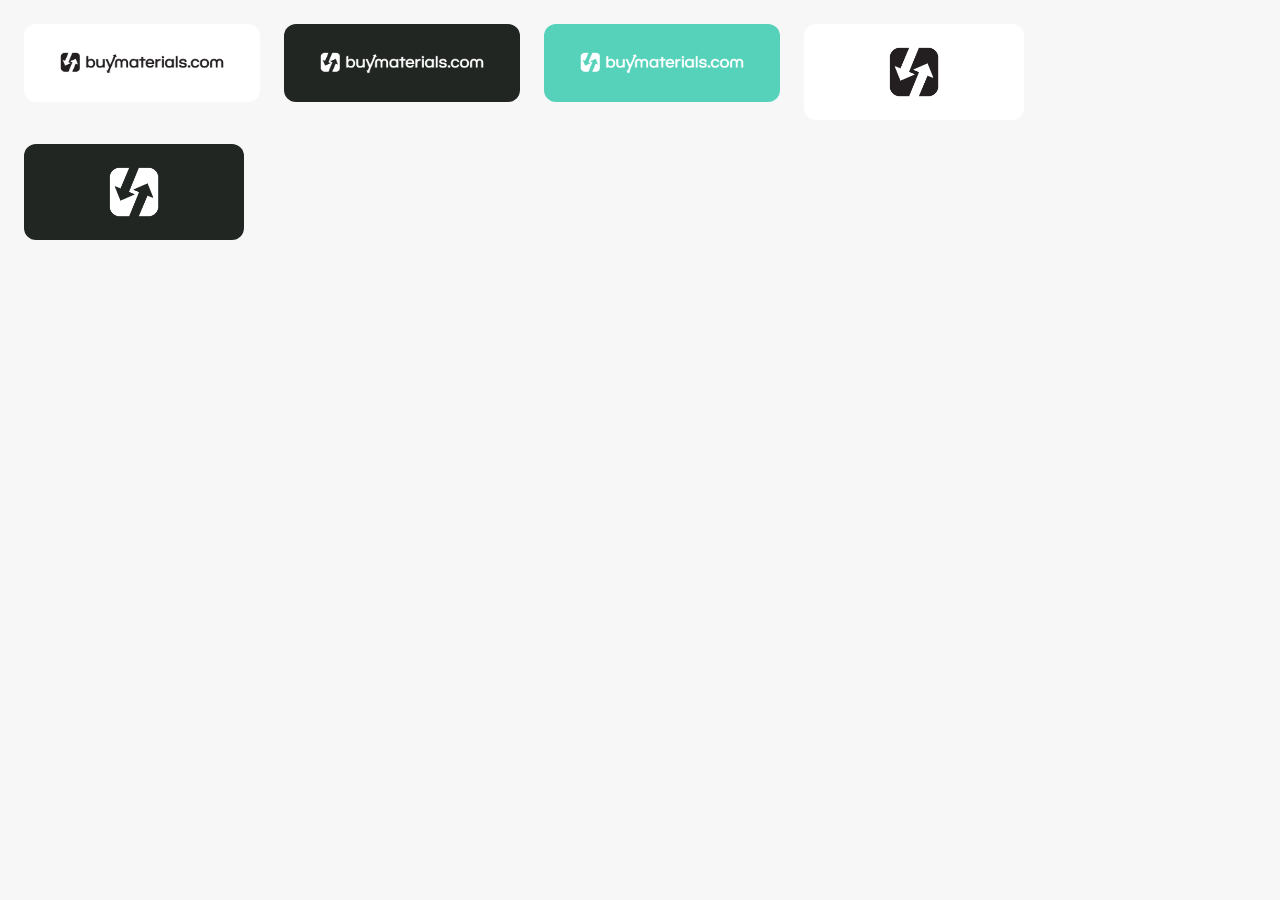
<file: preview/brand-logo.html>
<!DOCTYPE html>
<html><head>
<style>
@font-face { font-family: 'Poppins'; src: url('../fonts/Poppins-Regular.ttf') format('truetype'); font-weight: 400; font-style: normal; }
@font-face { font-family: 'Poppins'; src: url('../fonts/Poppins-Medium.ttf') format('truetype'); font-weight: 500; font-style: normal; }
@font-face { font-family: 'Poppins'; src: url('../fonts/Poppins-SemiBold.ttf') format('truetype'); font-weight: 600; font-style: normal; }
@font-face { font-family: 'Poppins'; src: url('../fonts/Poppins-Bold.ttf') format('truetype'); font-weight: 700; font-style: normal; }
</style><meta charset="utf-8">

<style>
  * { margin: 0; padding: 0; box-sizing: border-box; }
  body { font-family: 'Poppins', sans-serif; background: #F7F7F7; padding: 24px; display: flex; gap: 24px; align-items: flex-start; flex-wrap: wrap; }
  .logo-block { background: #fff; border-radius: 12px; padding: 20px 28px; display: flex; align-items: center; justify-content: center; min-width: 220px; }
  .logo-block.dark { background: #212623; }
  .logo-block.mint { background: #56D2BA; }
  img { max-width: 180px; max-height: 40px; object-fit: contain; }
  .mark { max-width: 56px; max-height: 56px; }
</style>
</head><body>
  <div class="logo-block">
    <img src="../assets/logo-full.png" alt="BuyMaterials full logo" />
  </div>
  <div class="logo-block dark">
    <img src="../assets/logo-full.png" alt="BuyMaterials logo dark bg" style="filter: invert(1) brightness(2);" />
  </div>
  <div class="logo-block mint">
    <img src="../assets/logo-full.png" alt="BuyMaterials logo mint bg" style="filter: invert(1) brightness(2);" />
  </div>
  <div class="logo-block">
    <img class="mark" src="../assets/logo-mark.png" alt="BuyMaterials mark" />
  </div>
  <div class="logo-block dark">
    <img class="mark" src="../assets/logo-mark.png" alt="BuyMaterials mark dark" style="filter: invert(1) brightness(2);" />
  </div>
</body></html>
</file>
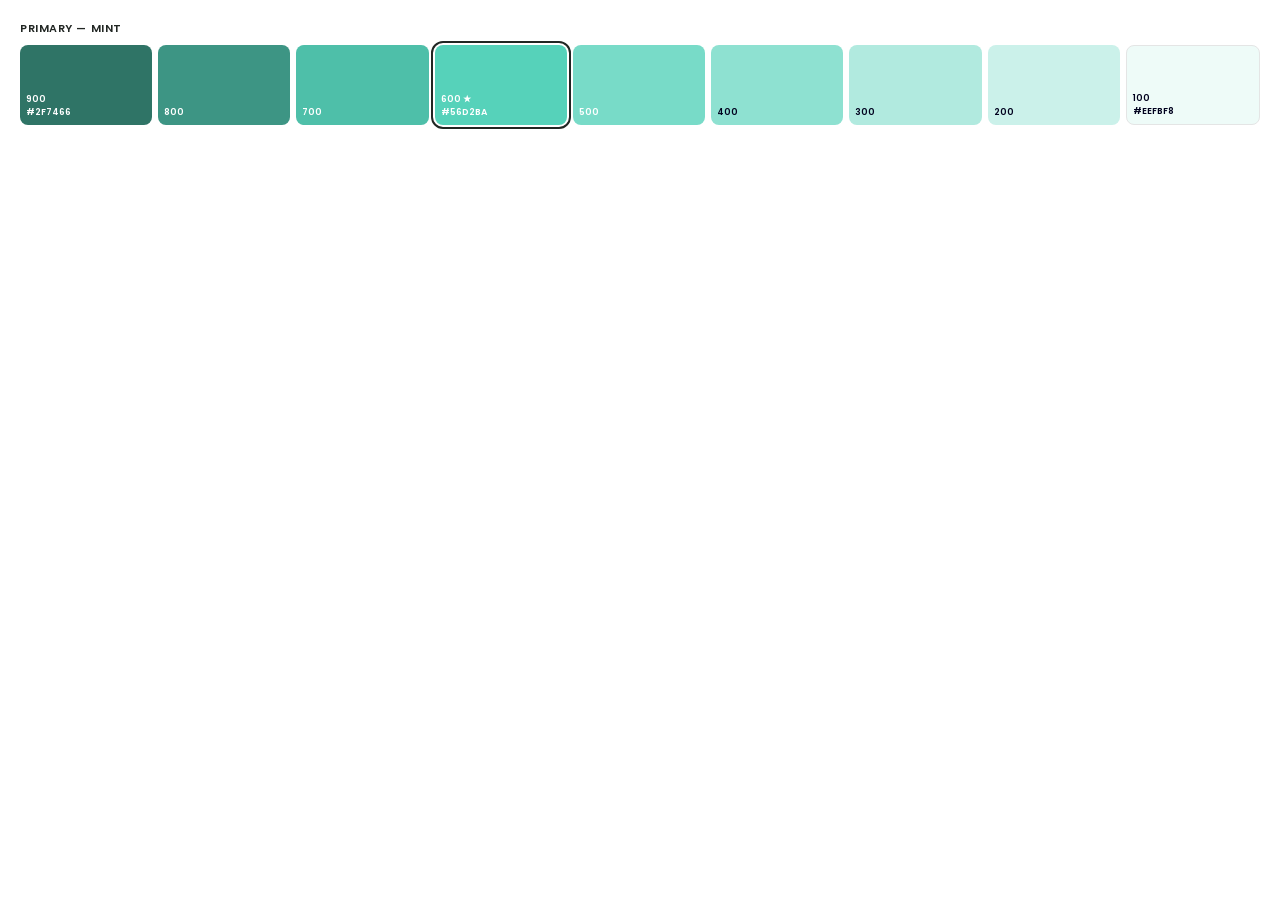
<file: preview/colors-brand.html>
<!DOCTYPE html>
<html><head>
<style>
@font-face { font-family: 'Poppins'; src: url('../fonts/Poppins-Regular.ttf') format('truetype'); font-weight: 400; font-style: normal; }
@font-face { font-family: 'Poppins'; src: url('../fonts/Poppins-Medium.ttf') format('truetype'); font-weight: 500; font-style: normal; }
@font-face { font-family: 'Poppins'; src: url('../fonts/Poppins-SemiBold.ttf') format('truetype'); font-weight: 600; font-style: normal; }
@font-face { font-family: 'Poppins'; src: url('../fonts/Poppins-Bold.ttf') format('truetype'); font-weight: 700; font-style: normal; }
</style><meta charset="utf-8">

<style>
  * { margin: 0; padding: 0; box-sizing: border-box; }
  body { font-family: 'Poppins', sans-serif; background: #fff; padding: 20px; }
  .swatches { display: flex; gap: 6px; }
  .swatch { flex: 1; height: 80px; border-radius: 8px; display: flex; flex-direction: column; justify-content: flex-end; padding: 6px; }
  .swatch span { font-size: 9px; font-weight: 600; }
  .label { font-size: 11px; font-weight: 600; color: #212623; margin-bottom: 8px; letter-spacing: 0.05em; text-transform: uppercase; }
</style>
</head><body>
<div class="label">Primary — Mint</div>
<div class="swatches">
  <div class="swatch" style="background:#2F7466"><span style="color:#fff">900</span><span style="color:#fff">#2F7466</span></div>
  <div class="swatch" style="background:#3D9584"><span style="color:#fff">800</span></div>
  <div class="swatch" style="background:#4EBFA9"><span style="color:#fff">700</span></div>
  <div class="swatch" style="background:#56D2BA; outline: 2px solid #212623; outline-offset: 2px;"><span style="color:#fff">600 ★</span><span style="color:#fff">#56D2BA</span></div>
  <div class="swatch" style="background:#78DBC8"><span style="color:#fff">500</span></div>
  <div class="swatch" style="background:#8EE1D1"><span style="color:#00001E">400</span></div>
  <div class="swatch" style="background:#B1EADF"><span style="color:#00001E">300</span></div>
  <div class="swatch" style="background:#CBF1EA"><span style="color:#00001E">200</span></div>
  <div class="swatch" style="background:#EEFBF8; border: 1px solid #E4E5E5"><span style="color:#00001E">100</span><span style="color:#00001E">#EEFBF8</span></div>
</div>
</body></html>
</file>
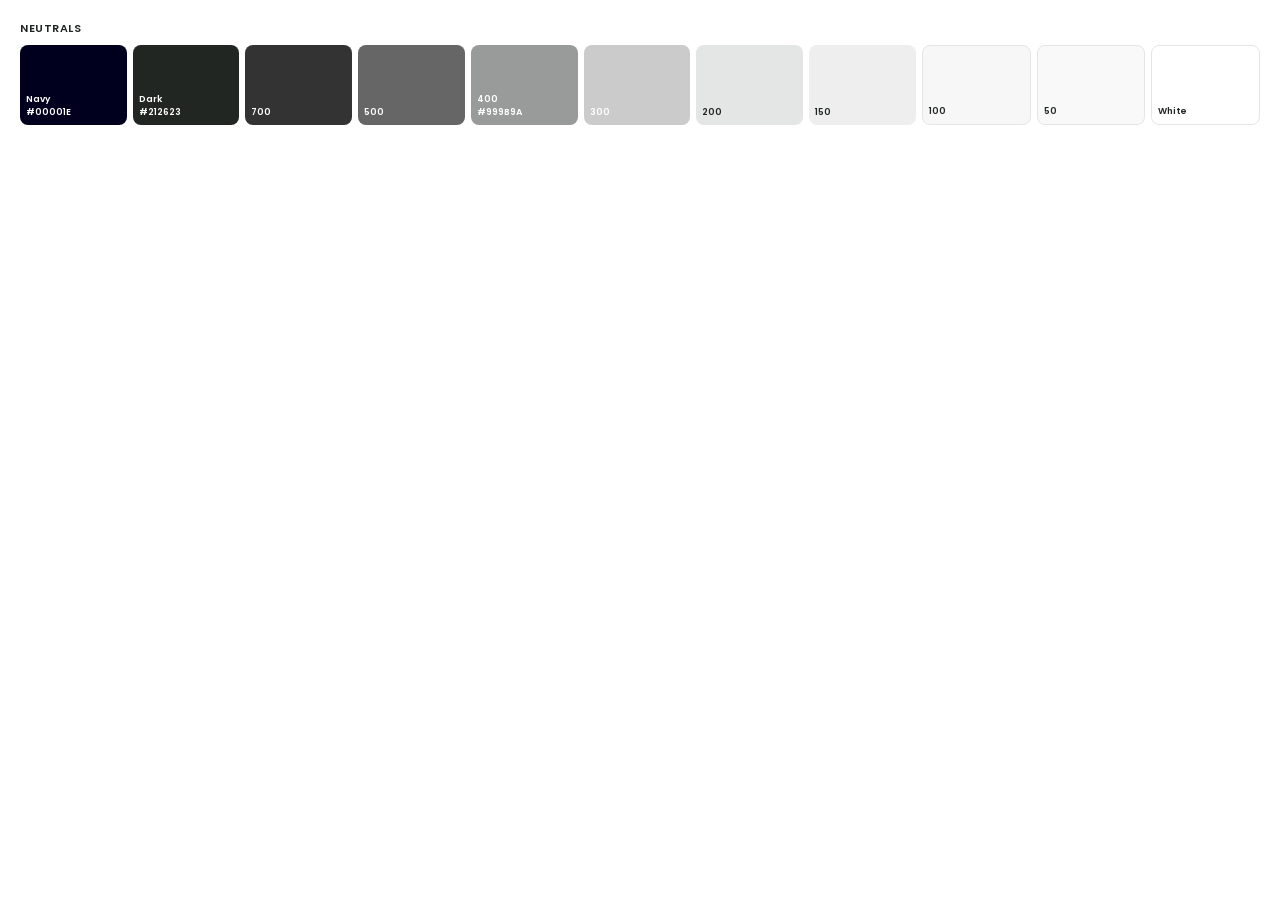
<file: preview/colors-neutral.html>
<!DOCTYPE html>
<html><head>
<style>
@font-face { font-family: 'Poppins'; src: url('../fonts/Poppins-Regular.ttf') format('truetype'); font-weight: 400; font-style: normal; }
@font-face { font-family: 'Poppins'; src: url('../fonts/Poppins-Medium.ttf') format('truetype'); font-weight: 500; font-style: normal; }
@font-face { font-family: 'Poppins'; src: url('../fonts/Poppins-SemiBold.ttf') format('truetype'); font-weight: 600; font-style: normal; }
@font-face { font-family: 'Poppins'; src: url('../fonts/Poppins-Bold.ttf') format('truetype'); font-weight: 700; font-style: normal; }
</style><meta charset="utf-8">

<style>
  * { margin: 0; padding: 0; box-sizing: border-box; }
  body { font-family: 'Poppins', sans-serif; background: #fff; padding: 20px; }
  .swatches { display: flex; gap: 6px; }
  .swatch { flex: 1; height: 80px; border-radius: 8px; display: flex; flex-direction: column; justify-content: flex-end; padding: 6px; }
  .swatch span { font-size: 9px; font-weight: 600; display: block; }
  .label { font-size: 11px; font-weight: 600; color: #212623; margin-bottom: 8px; letter-spacing: 0.05em; text-transform: uppercase; }
</style>
</head><body>
<div class="label">Neutrals</div>
<div class="swatches">
  <div class="swatch" style="background:#00001E"><span style="color:#fff">Navy</span><span style="color:#fff">#00001E</span></div>
  <div class="swatch" style="background:#212623"><span style="color:#fff">Dark</span><span style="color:#fff">#212623</span></div>
  <div class="swatch" style="background:#333333"><span style="color:#fff">700</span></div>
  <div class="swatch" style="background:#666666"><span style="color:#fff">500</span></div>
  <div class="swatch" style="background:#999B9A"><span style="color:#fff">400</span><span style="color:#fff">#999B9A</span></div>
  <div class="swatch" style="background:#CACBCA"><span style="color:#fff">300</span></div>
  <div class="swatch" style="background:#E4E5E5"><span style="color:#212623">200</span></div>
  <div class="swatch" style="background:#EEEEEE"><span style="color:#212623">150</span></div>
  <div class="swatch" style="background:#F7F7F7; border:1px solid #E4E5E5"><span style="color:#212623">100</span></div>
  <div class="swatch" style="background:#F9F9F9; border:1px solid #E4E5E5"><span style="color:#212623">50</span></div>
  <div class="swatch" style="background:#FFFFFF; border:1px solid #E4E5E5"><span style="color:#212623">White</span></div>
</div>
</body></html>
</file>
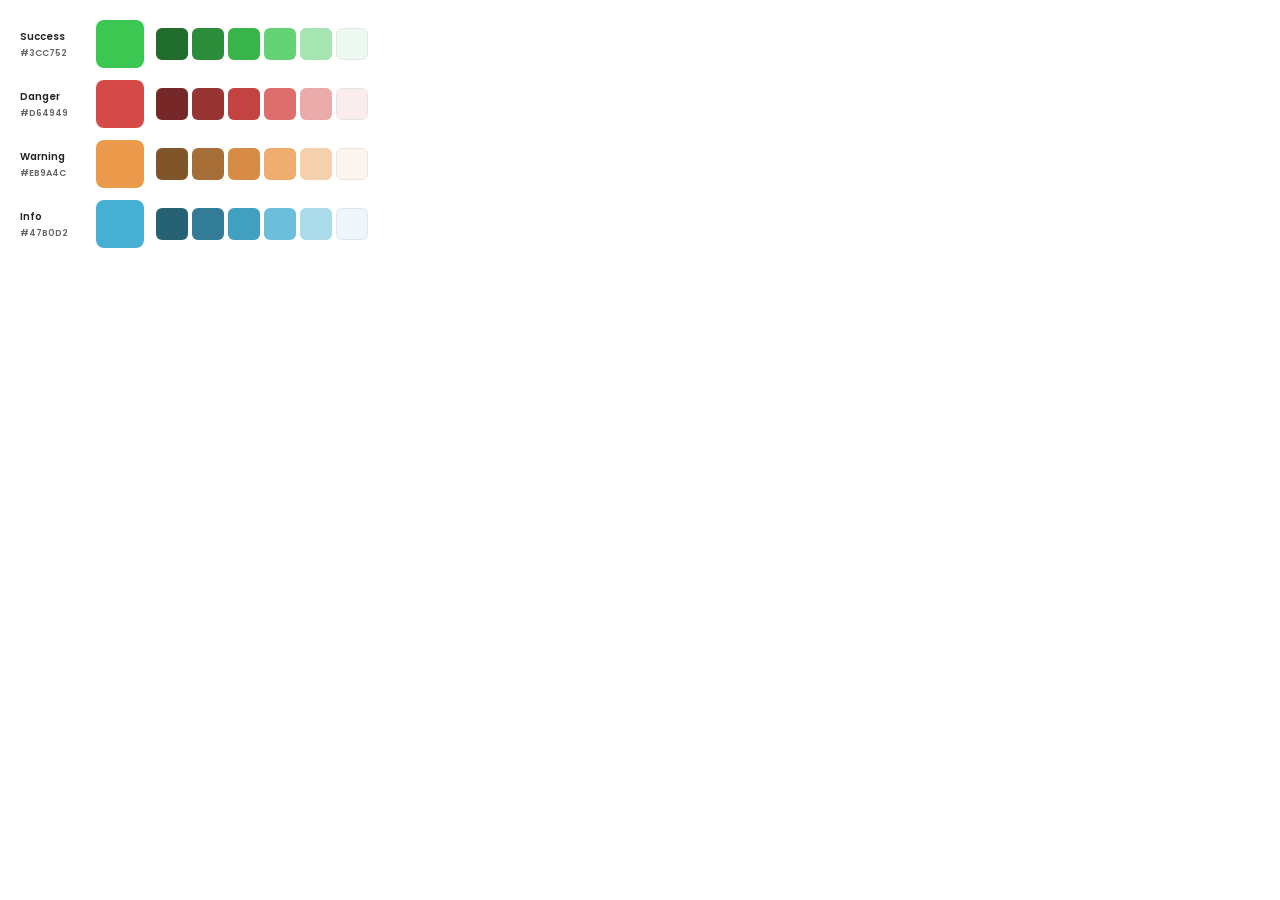
<file: preview/colors-semantic.html>
<!DOCTYPE html>
<html><head>
<style>
@font-face { font-family: 'Poppins'; src: url('../fonts/Poppins-Regular.ttf') format('truetype'); font-weight: 400; font-style: normal; }
@font-face { font-family: 'Poppins'; src: url('../fonts/Poppins-Medium.ttf') format('truetype'); font-weight: 500; font-style: normal; }
@font-face { font-family: 'Poppins'; src: url('../fonts/Poppins-SemiBold.ttf') format('truetype'); font-weight: 600; font-style: normal; }
@font-face { font-family: 'Poppins'; src: url('../fonts/Poppins-Bold.ttf') format('truetype'); font-weight: 700; font-style: normal; }
</style><meta charset="utf-8">

<style>
  * { margin: 0; padding: 0; box-sizing: border-box; }
  body { font-family: 'Poppins', sans-serif; background: #fff; padding: 20px; }
  .row { display: flex; gap: 12px; margin-bottom: 12px; align-items: center; }
  .group { display: flex; gap: 4px; flex: 1; }
  .swatch { width: 32px; height: 32px; border-radius: 6px; }
  .main { width: 48px; height: 48px; border-radius: 8px; }
  .name { font-size: 10px; font-weight: 600; color: #212623; width: 64px; }
  .hex { font-size: 9px; color: #666; margin-top: 2px; }
</style>
</head><body>
  <div class="row">
    <div class="name">Success<div class="hex">#3CC752</div></div>
    <div class="main" style="background:#3CC752"></div>
    <div class="group">
      <div class="swatch" style="background:#216D2D"></div>
      <div class="swatch" style="background:#2B8D3A"></div>
      <div class="swatch" style="background:#37B54B"></div>
      <div class="swatch" style="background:#63D275"></div>
      <div class="swatch" style="background:#A5E5AF"></div>
      <div class="swatch" style="background:#ECF9EE; border:1px solid #E4E5E5"></div>
    </div>
  </div>
  <div class="row">
    <div class="name">Danger<div class="hex">#D64949</div></div>
    <div class="main" style="background:#D64949"></div>
    <div class="group">
      <div class="swatch" style="background:#762828"></div>
      <div class="swatch" style="background:#983434"></div>
      <div class="swatch" style="background:#C34242"></div>
      <div class="swatch" style="background:#DE6D6D"></div>
      <div class="swatch" style="background:#ECABAB"></div>
      <div class="swatch" style="background:#FBEDED; border:1px solid #E4E5E5"></div>
    </div>
  </div>
  <div class="row">
    <div class="name">Warning<div class="hex">#EB9A4C</div></div>
    <div class="main" style="background:#EB9A4C"></div>
    <div class="group">
      <div class="swatch" style="background:#81552A"></div>
      <div class="swatch" style="background:#A76D36"></div>
      <div class="swatch" style="background:#D68C45"></div>
      <div class="swatch" style="background:#EFAE70"></div>
      <div class="swatch" style="background:#F6D1AD"></div>
      <div class="swatch" style="background:#FDF5ED; border:1px solid #E4E5E5"></div>
    </div>
  </div>
  <div class="row">
    <div class="name">Info<div class="hex">#47B0D2</div></div>
    <div class="main" style="background:#47B0D2"></div>
    <div class="group">
      <div class="swatch" style="background:#276174"></div>
      <div class="swatch" style="background:#327D95"></div>
      <div class="swatch" style="background:#41A0BF"></div>
      <div class="swatch" style="background:#6CC0DB"></div>
      <div class="swatch" style="background:#AADBEA"></div>
      <div class="swatch" style="background:#EDF7FB; border:1px solid #E4E5E5"></div>
    </div>
  </div>
</body></html>
</file>
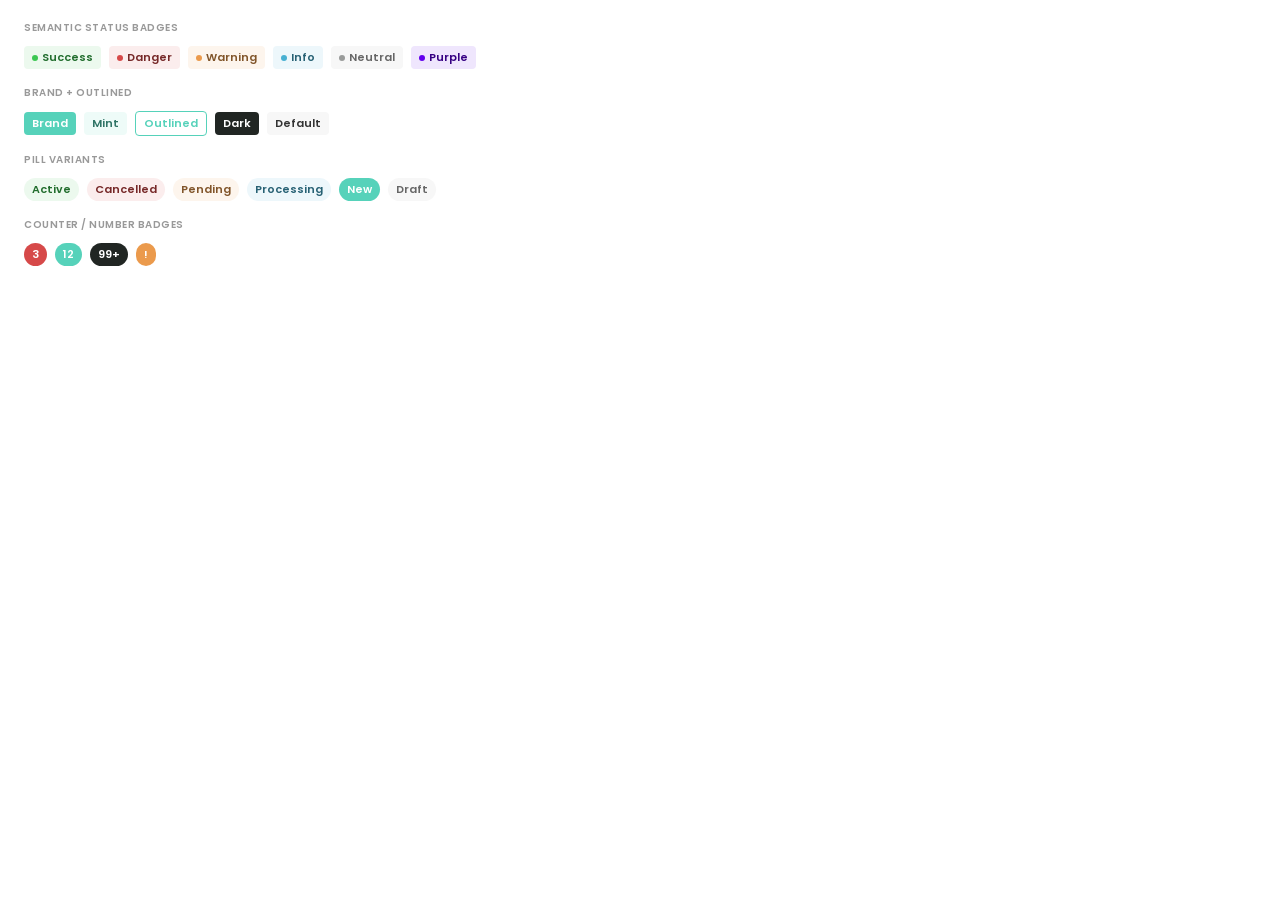
<file: preview/components-badges.html>
<!DOCTYPE html>
<html><head>
<style>
@font-face { font-family: 'Poppins'; src: url('../fonts/Poppins-Regular.ttf') format('truetype'); font-weight: 400; font-style: normal; }
@font-face { font-family: 'Poppins'; src: url('../fonts/Poppins-Medium.ttf') format('truetype'); font-weight: 500; font-style: normal; }
@font-face { font-family: 'Poppins'; src: url('../fonts/Poppins-SemiBold.ttf') format('truetype'); font-weight: 600; font-style: normal; }
@font-face { font-family: 'Poppins'; src: url('../fonts/Poppins-Bold.ttf') format('truetype'); font-weight: 700; font-style: normal; }
</style><meta charset="utf-8">

<style>
  * { margin: 0; padding: 0; box-sizing: border-box; }
  body { font-family: 'Poppins', sans-serif; background: #fff; padding: 20px 24px; }
  .label { font-size: 10px; font-weight: 600; color: #999; letter-spacing: 0.05em; text-transform: uppercase; margin-bottom: 10px; }
  .row { display: flex; gap: 8px; flex-wrap: wrap; margin-bottom: 16px; align-items: center; }
  .badge { display: inline-flex; align-items: center; gap: 4px; font-size: 11px; font-weight: 600; border-radius: 4px; padding: 3px 8px; }
  .badge-lg { font-size: 12px; padding: 4px 10px; border-radius: 6px; }
  .badge-pill { border-radius: 9999px; }
  .dot { width: 6px; height: 6px; border-radius: 50%; flex-shrink: 0; }
</style>
</head><body>
  <div class="label">Semantic Status Badges</div>
  <div class="row">
    <span class="badge" style="background:#ECF9EE;color:#216D2D"><span class="dot" style="background:#3CC752"></span>Success</span>
    <span class="badge" style="background:#FBEDED;color:#762828"><span class="dot" style="background:#D64949"></span>Danger</span>
    <span class="badge" style="background:#FDF5ED;color:#81552A"><span class="dot" style="background:#EB9A4C"></span>Warning</span>
    <span class="badge" style="background:#EDF7FB;color:#276174"><span class="dot" style="background:#47B0D2"></span>Info</span>
    <span class="badge" style="background:#F7F7F7;color:#666"><span class="dot" style="background:#999B9A"></span>Neutral</span>
    <span class="badge" style="background:#EFE6FD;color:#360083"><span class="dot" style="background:#6200EE"></span>Purple</span>
  </div>
  <div class="label">Brand + Outlined</div>
  <div class="row">
    <span class="badge" style="background:#56D2BA;color:#fff">Brand</span>
    <span class="badge" style="background:#EEFBF8;color:#2F7466">Mint</span>
    <span class="badge" style="background:#fff;color:#56D2BA;border:1.5px solid #56D2BA">Outlined</span>
    <span class="badge" style="background:#212623;color:#fff">Dark</span>
    <span class="badge" style="background:#F7F7F7;color:#333">Default</span>
  </div>
  <div class="label">Pill Variants</div>
  <div class="row">
    <span class="badge badge-pill" style="background:#ECF9EE;color:#216D2D">Active</span>
    <span class="badge badge-pill" style="background:#FBEDED;color:#762828">Cancelled</span>
    <span class="badge badge-pill" style="background:#FDF5ED;color:#81552A">Pending</span>
    <span class="badge badge-pill" style="background:#EDF7FB;color:#276174">Processing</span>
    <span class="badge badge-pill" style="background:#56D2BA;color:#fff">New</span>
    <span class="badge badge-pill" style="background:#F7F7F7;color:#666">Draft</span>
  </div>
  <div class="label">Counter / Number Badges</div>
  <div class="row">
    <span class="badge badge-pill" style="background:#D64949;color:#fff;min-width:20px;justify-content:center">3</span>
    <span class="badge badge-pill" style="background:#56D2BA;color:#fff;min-width:20px;justify-content:center">12</span>
    <span class="badge badge-pill" style="background:#212623;color:#fff;min-width:20px;justify-content:center">99+</span>
    <span class="badge badge-pill" style="background:#EB9A4C;color:#fff;min-width:20px;justify-content:center">!</span>
  </div>
</body></html>
</file>
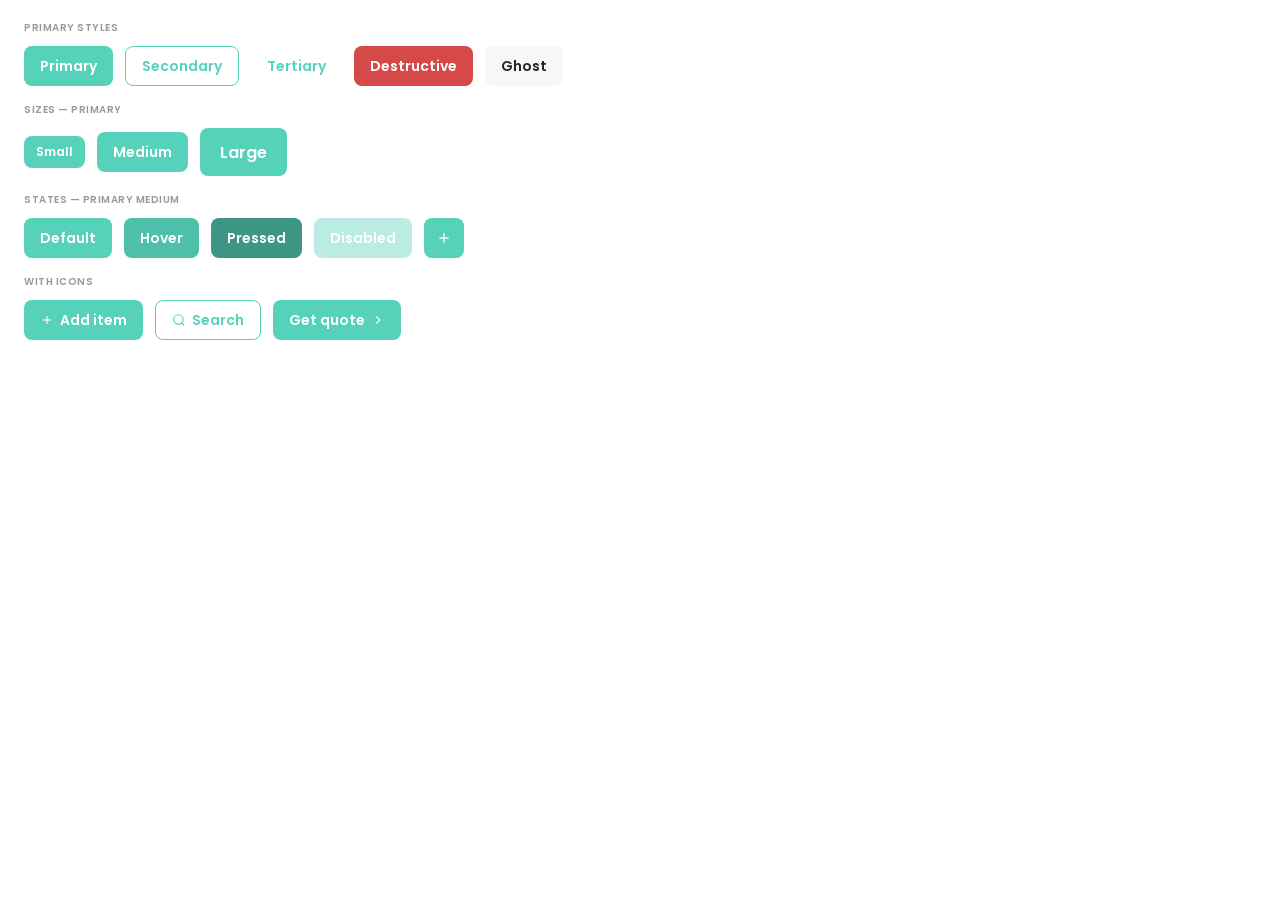
<file: preview/components-buttons.html>
<!DOCTYPE html>
<html><head>
<style>
@font-face { font-family: 'Poppins'; src: url('../fonts/Poppins-Regular.ttf') format('truetype'); font-weight: 400; font-style: normal; }
@font-face { font-family: 'Poppins'; src: url('../fonts/Poppins-Medium.ttf') format('truetype'); font-weight: 500; font-style: normal; }
@font-face { font-family: 'Poppins'; src: url('../fonts/Poppins-SemiBold.ttf') format('truetype'); font-weight: 600; font-style: normal; }
@font-face { font-family: 'Poppins'; src: url('../fonts/Poppins-Bold.ttf') format('truetype'); font-weight: 700; font-style: normal; }
</style><meta charset="utf-8">

<style>
  * { margin: 0; padding: 0; box-sizing: border-box; }
  body { font-family: 'Poppins', sans-serif; background: #fff; padding: 20px 24px; }
  .row { display: flex; gap: 12px; align-items: center; flex-wrap: wrap; margin-bottom: 16px; }
  .label { font-size: 10px; font-weight: 600; color: #999; letter-spacing: 0.05em; text-transform: uppercase; margin-bottom: 10px; }
  /* Base button */
  .btn { display: inline-flex; align-items: center; gap: 6px; font-family: 'Poppins', sans-serif; font-weight: 600; border-radius: 8px; border: none; cursor: pointer; transition: background 0.15s; }
  /* Sizes */
  .btn-l { font-size: 16px; padding: 0 20px; height: 48px; }
  .btn-m { font-size: 14px; padding: 0 16px; height: 40px; }
  .btn-s { font-size: 12px; padding: 0 12px; height: 32px; }
  /* Styles */
  .primary { background: #56D2BA; color: #fff; }
  .secondary { background: transparent; color: #56D2BA; border: 1.5px solid #56D2BA; }
  .tertiary { background: transparent; color: #56D2BA; }
  .destructive { background: #D64949; color: #fff; }
  .ghost { background: #F7F7F7; color: #212623; }
  /* States */
  .disabled { opacity: 0.4; cursor: not-allowed; }
  .hover-primary { background: #4EBFA9; color: #fff; }
  .pressed { background: #3D9584; color: #fff; }
  .icon-only { width: 40px; padding: 0; justify-content: center; border-radius: 8px; }
</style>
</head><body>
  <div class="label">Primary Styles</div>
  <div class="row">
    <button class="btn btn-m primary">Primary</button>
    <button class="btn btn-m secondary">Secondary</button>
    <button class="btn btn-m tertiary">Tertiary</button>
    <button class="btn btn-m destructive">Destructive</button>
    <button class="btn btn-m ghost">Ghost</button>
  </div>
  <div class="label">Sizes — Primary</div>
  <div class="row">
    <button class="btn btn-s primary">Small</button>
    <button class="btn btn-m primary">Medium</button>
    <button class="btn btn-l primary">Large</button>
  </div>
  <div class="label">States — Primary Medium</div>
  <div class="row">
    <button class="btn btn-m primary">Default</button>
    <button class="btn btn-m hover-primary">Hover</button>
    <button class="btn btn-m pressed">Pressed</button>
    <button class="btn btn-m primary disabled" disabled>Disabled</button>
    <button class="btn btn-m primary icon-only">
      <svg width="16" height="16" fill="none" stroke="white" stroke-width="2" viewBox="0 0 24 24"><line x1="12" y1="5" x2="12" y2="19"/><line x1="5" y1="12" x2="19" y2="12"/></svg>
    </button>
  </div>
  <div class="label">With Icons</div>
  <div class="row">
    <button class="btn btn-m primary">
      <svg width="14" height="14" fill="none" stroke="white" stroke-width="2" viewBox="0 0 24 24"><line x1="12" y1="5" x2="12" y2="19"/><line x1="5" y1="12" x2="19" y2="12"/></svg>
      Add item
    </button>
    <button class="btn btn-m secondary">
      <svg width="14" height="14" fill="none" stroke="#56D2BA" stroke-width="2" viewBox="0 0 24 24"><circle cx="11" cy="11" r="8"/><line x1="21" y1="21" x2="16.65" y2="16.65"/></svg>
      Search
    </button>
    <button class="btn btn-m primary">
      Get quote
      <svg width="14" height="14" fill="none" stroke="white" stroke-width="2" viewBox="0 0 24 24"><polyline points="9 18 15 12 9 6"/></svg>
    </button>
  </div>
</body></html>
</file>
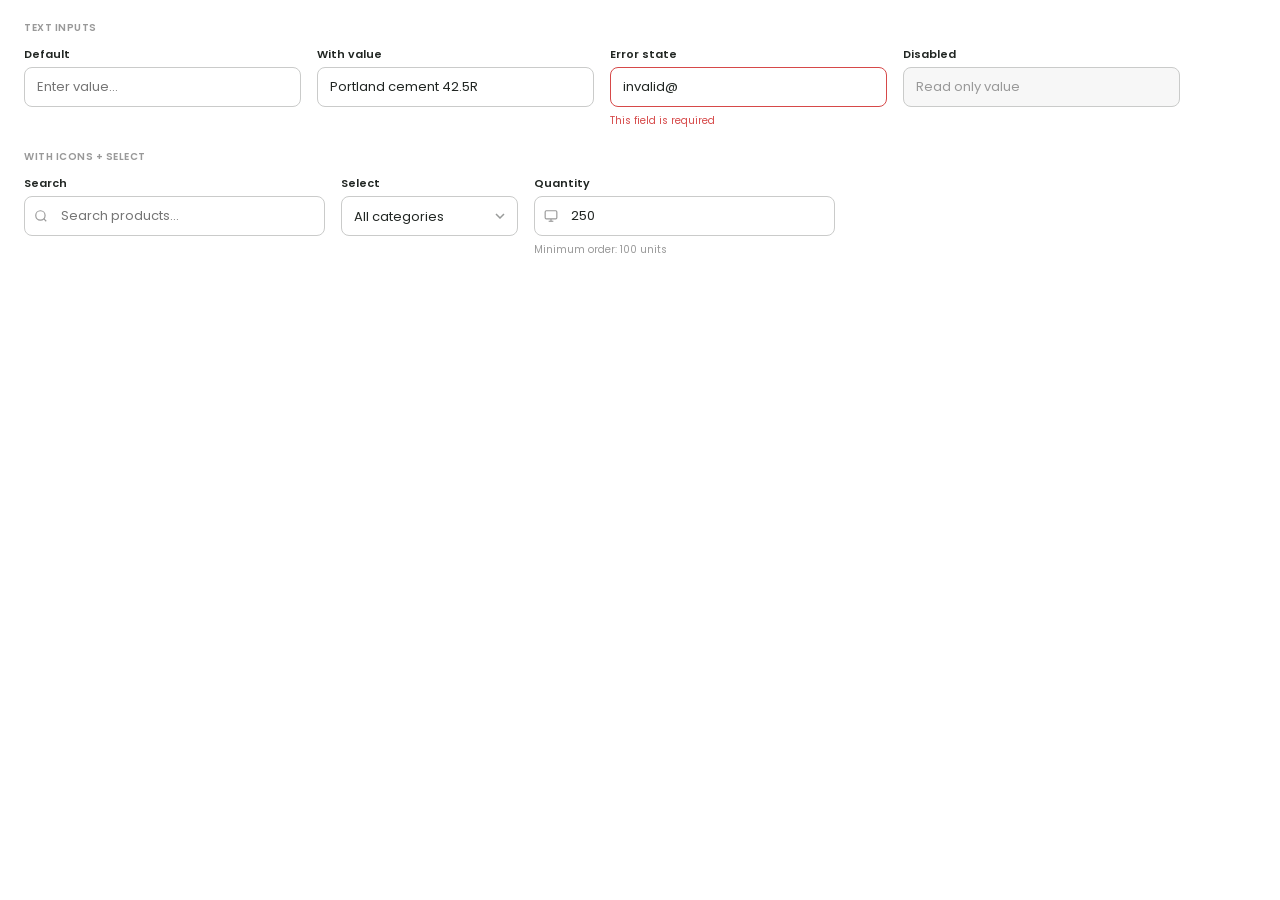
<file: preview/components-inputs.html>
<!DOCTYPE html>
<html><head>
<style>
@font-face { font-family: 'Poppins'; src: url('../fonts/Poppins-Regular.ttf') format('truetype'); font-weight: 400; font-style: normal; }
@font-face { font-family: 'Poppins'; src: url('../fonts/Poppins-Medium.ttf') format('truetype'); font-weight: 500; font-style: normal; }
@font-face { font-family: 'Poppins'; src: url('../fonts/Poppins-SemiBold.ttf') format('truetype'); font-weight: 600; font-style: normal; }
@font-face { font-family: 'Poppins'; src: url('../fonts/Poppins-Bold.ttf') format('truetype'); font-weight: 700; font-style: normal; }
</style><meta charset="utf-8">

<style>
  * { margin: 0; padding: 0; box-sizing: border-box; }
  body { font-family: 'Poppins', sans-serif; background: #fff; padding: 20px 24px; }
  .label { font-size: 10px; font-weight: 600; color: #999; letter-spacing: 0.05em; text-transform: uppercase; margin-bottom: 10px; }
  .row { display: flex; gap: 16px; flex-wrap: wrap; margin-bottom: 20px; align-items: flex-start; }
  .field { display: flex; flex-direction: column; gap: 4px; min-width: 160px; }
  .field-label { font-size: 11px; font-weight: 600; color: #212623; }
  .field-sub { font-size: 10px; color: #999; }
  .input { font-family: 'Poppins', sans-serif; font-size: 13px; height: 40px; border-radius: 8px; border: 1.5px solid #CACBCA; padding: 0 12px; color: #212623; background: #fff; outline: none; width: 100%; }
  .input:focus { border-color: #56D2BA; }
  .input-error { border-color: #D64949; }
  .input-disabled { background: #F7F7F7; color: #999; cursor: not-allowed; }
  .input-icon { position: relative; }
  .input-icon input { padding-left: 36px; }
  .input-icon svg { position: absolute; left: 10px; top: 50%; transform: translateY(-50%); pointer-events: none; }
  .helper { font-size: 10px; margin-top: 2px; }
  .helper-error { color: #D64949; }
  .helper-hint { color: #999; }
  .select { appearance: none; background-image: url("data:image/svg+xml,%3Csvg width='10' height='6' viewBox='0 0 10 6' fill='none' xmlns='http://www.w3.org/2000/svg'%3E%3Cpath d='M1 1L5 5L9 1' stroke='%23999B9A' stroke-width='1.5'/%3E%3C/svg%3E"); background-repeat: no-repeat; background-position: right 12px center; padding-right: 32px; }
</style>
</head><body>
  <div class="label">Text Inputs</div>
  <div class="row">
    <div class="field">
      <span class="field-label">Default</span>
      <input class="input" placeholder="Enter value..." />
    </div>
    <div class="field">
      <span class="field-label">With value</span>
      <input class="input" value="Portland cement 42.5R" />
    </div>
    <div class="field">
      <span class="field-label">Error state</span>
      <input class="input input-error" value="invalid@" />
      <span class="helper helper-error">This field is required</span>
    </div>
    <div class="field">
      <span class="field-label">Disabled</span>
      <input class="input input-disabled" value="Read only value" disabled />
    </div>
  </div>
  <div class="label">With Icons + Select</div>
  <div class="row">
    <div class="field">
      <span class="field-label">Search</span>
      <div class="input-icon">
        <svg width="14" height="14" fill="none" stroke="#999" stroke-width="2" viewBox="0 0 24 24"><circle cx="11" cy="11" r="8"/><line x1="21" y1="21" x2="16.65" y2="16.65"/></svg>
        <input class="input" placeholder="Search products..." />
      </div>
    </div>
    <div class="field">
      <span class="field-label">Select</span>
      <select class="input select">
        <option>All categories</option>
        <option>Cement & Concrete</option>
        <option>Steel & Iron</option>
      </select>
    </div>
    <div class="field">
      <span class="field-label">Quantity</span>
      <div class="input-icon">
        <svg width="14" height="14" fill="none" stroke="#999" stroke-width="2" viewBox="0 0 24 24"><rect x="2" y="3" width="20" height="14" rx="2"/><line x1="8" y1="21" x2="16" y2="21"/><line x1="12" y1="17" x2="12" y2="21"/></svg>
        <input class="input" value="250" type="number" />
      </div>
      <span class="helper helper-hint">Minimum order: 100 units</span>
    </div>
  </div>
</body></html>
</file>
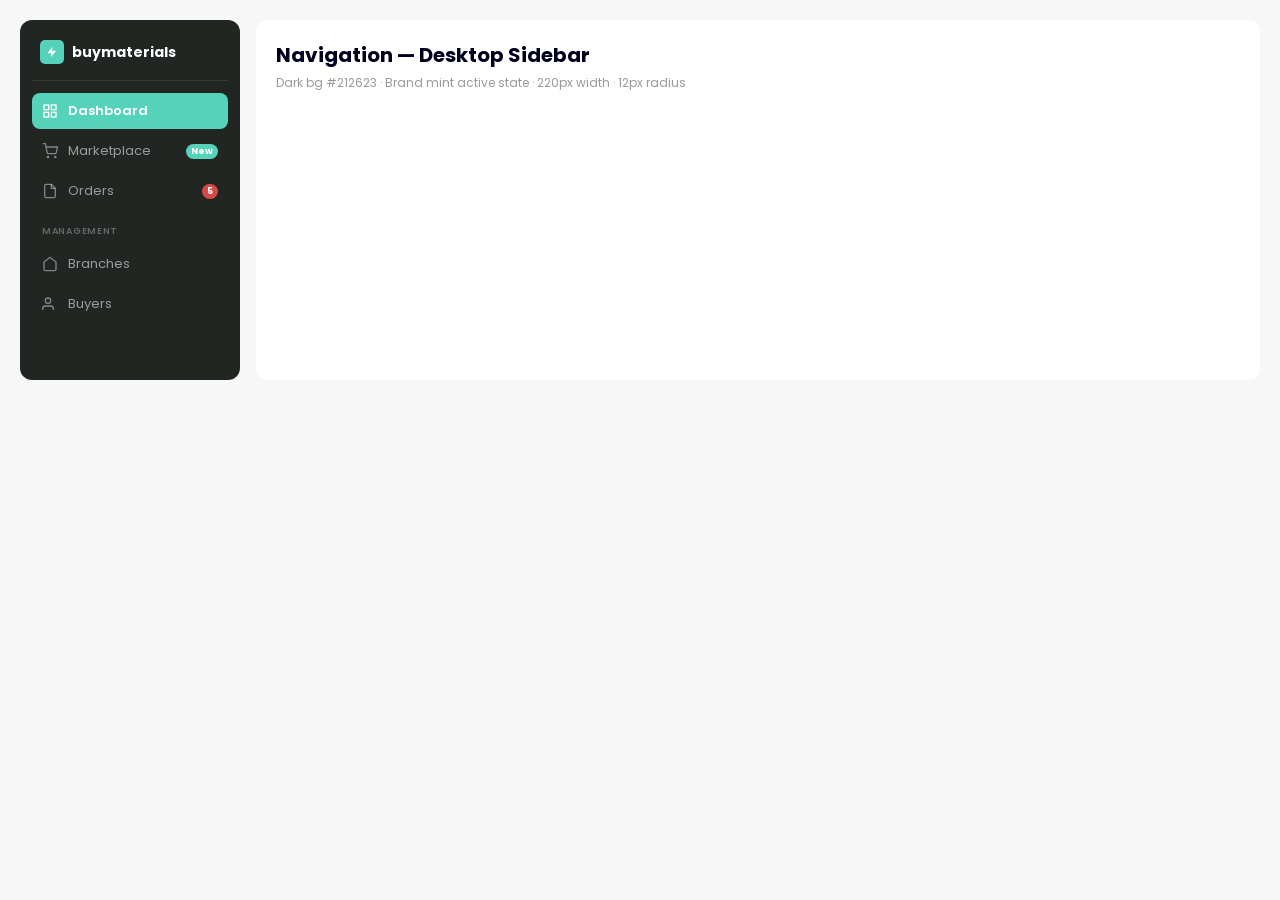
<file: preview/components-nav.html>
<!DOCTYPE html>
<html><head>
<style>
@font-face { font-family: 'Poppins'; src: url('../fonts/Poppins-Regular.ttf') format('truetype'); font-weight: 400; font-style: normal; }
@font-face { font-family: 'Poppins'; src: url('../fonts/Poppins-Medium.ttf') format('truetype'); font-weight: 500; font-style: normal; }
@font-face { font-family: 'Poppins'; src: url('../fonts/Poppins-SemiBold.ttf') format('truetype'); font-weight: 600; font-style: normal; }
@font-face { font-family: 'Poppins'; src: url('../fonts/Poppins-Bold.ttf') format('truetype'); font-weight: 700; font-style: normal; }
</style><meta charset="utf-8">

<style>
  * { margin: 0; padding: 0; box-sizing: border-box; }
  body { font-family: 'Poppins', sans-serif; background: #F7F7F7; padding: 20px; display: flex; gap: 16px; }
  .sidebar { width: 220px; background: #212623; border-radius: 12px; padding: 16px 12px; display: flex; flex-direction: column; gap: 4px; flex-shrink: 0; min-height: 360px; }
  .logo-area { padding: 4px 8px 16px; border-bottom: 1px solid rgba(255,255,255,0.1); margin-bottom: 8px; }
  .logo-text { color: #fff; font-weight: 700; font-size: 14px; display: flex; align-items: center; gap: 8px; }
  .logo-icon { width: 24px; height: 24px; background: #56D2BA; border-radius: 5px; display: flex; align-items: center; justify-content: center; }
  .nav-item { display: flex; align-items: center; gap: 10px; padding: 8px 10px; border-radius: 8px; color: rgba(255,255,255,0.55); font-size: 13px; cursor: pointer; transition: all 0.15s; }
  .nav-item:hover { background: rgba(255,255,255,0.07); color: rgba(255,255,255,0.85); }
  .nav-item.active { background: #56D2BA; color: #fff; font-weight: 600; }
  .nav-icon { width: 16px; height: 16px; opacity: 0.8; flex-shrink: 0; }
  .nav-item.active .nav-icon { opacity: 1; }
  .badge { background: #D64949; color: #fff; font-size: 9px; font-weight: 700; border-radius: 99px; padding: 1px 5px; margin-left: auto; }
  .badge-mint { background: #56D2BA; }
  .section-label { color: rgba(255,255,255,0.3); font-size: 9px; font-weight: 600; letter-spacing: 0.08em; text-transform: uppercase; padding: 12px 10px 4px; }
  .content { flex: 1; background: #fff; border-radius: 12px; padding: 20px; }
  .content-title { font-size: 20px; font-weight: 700; color: #00001E; margin-bottom: 4px; }
  .content-sub { font-size: 12px; color: #999; }
</style>
</head><body>
  <div class="sidebar">
    <div class="logo-area">
      <div class="logo-text">
        <div class="logo-icon">
          <svg width="14" height="14" fill="none" viewBox="0 0 24 24"><path d="M13 3L4 14h7l-1 7 9-11h-7l1-7z" fill="white"/></svg>
        </div>
        buymaterials
      </div>
    </div>
    <div class="nav-item active">
      <svg class="nav-icon" fill="none" stroke="currentColor" stroke-width="2" viewBox="0 0 24 24"><rect x="3" y="3" width="7" height="7"/><rect x="14" y="3" width="7" height="7"/><rect x="3" y="14" width="7" height="7"/><rect x="14" y="14" width="7" height="7"/></svg>
      Dashboard
    </div>
    <div class="nav-item">
      <svg class="nav-icon" fill="none" stroke="currentColor" stroke-width="2" viewBox="0 0 24 24"><circle cx="9" cy="21" r="1"/><circle cx="20" cy="21" r="1"/><path d="M1 1h4l2.68 13.39a2 2 0 0 0 2 1.61h9.72a2 2 0 0 0 2-1.61L23 6H6"/></svg>
      Marketplace
      <span class="badge badge-mint">New</span>
    </div>
    <div class="nav-item">
      <svg class="nav-icon" fill="none" stroke="currentColor" stroke-width="2" viewBox="0 0 24 24"><path d="M14 2H6a2 2 0 0 0-2 2v16a2 2 0 0 0 2 2h12a2 2 0 0 0 2-2V8z"/><polyline points="14 2 14 8 20 8"/></svg>
      Orders
      <span class="badge">5</span>
    </div>
    <div class="section-label">Management</div>
    <div class="nav-item">
      <svg class="nav-icon" fill="none" stroke="currentColor" stroke-width="2" viewBox="0 0 24 24"><path d="M3 9l9-7 9 7v11a2 2 0 0 1-2 2H5a2 2 0 0 1-2-2z"/></svg>
      Branches
    </div>
    <div class="nav-item">
      <svg class="nav-icon" fill="none" stroke="currentColor" stroke-width="2" viewBox="0 0 24 24"><path d="M17 21v-2a4 4 0 0 0-4-4H5a4 4 0 0 0-4 4v2"/><circle cx="9" cy="7" r="4"/></svg>
      Buyers
    </div>
  </div>
  <div class="content">
    <div class="content-title">Navigation — Desktop Sidebar</div>
    <div class="content-sub">Dark bg #212623 · Brand mint active state · 220px width · 12px radius</div>
  </div>
</body></html>
</file>
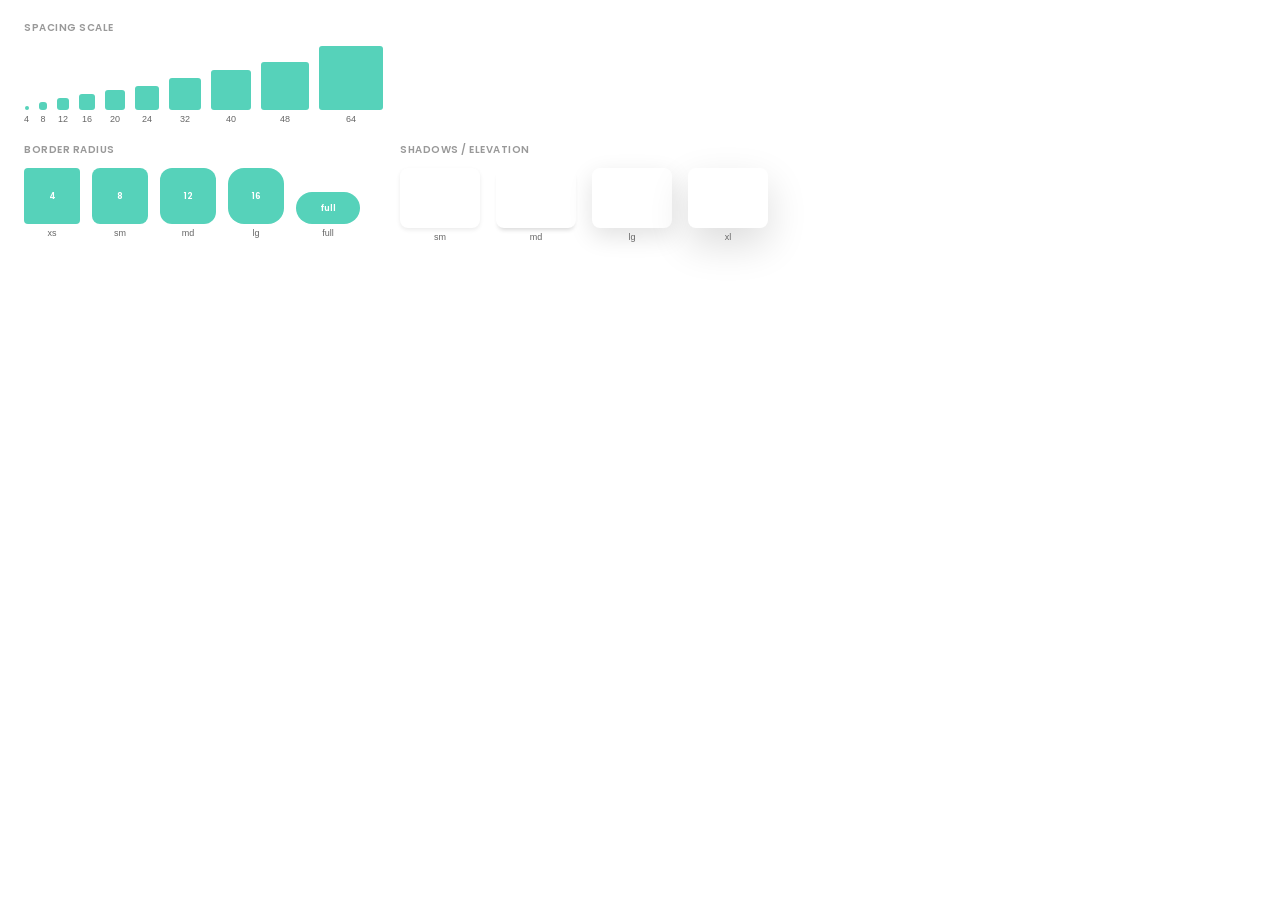
<file: preview/spacing-tokens.html>
<!DOCTYPE html>
<html><head>
<style>
@font-face { font-family: 'Poppins'; src: url('../fonts/Poppins-Regular.ttf') format('truetype'); font-weight: 400; font-style: normal; }
@font-face { font-family: 'Poppins'; src: url('../fonts/Poppins-Medium.ttf') format('truetype'); font-weight: 500; font-style: normal; }
@font-face { font-family: 'Poppins'; src: url('../fonts/Poppins-SemiBold.ttf') format('truetype'); font-weight: 600; font-style: normal; }
@font-face { font-family: 'Poppins'; src: url('../fonts/Poppins-Bold.ttf') format('truetype'); font-weight: 700; font-style: normal; }
</style><meta charset="utf-8">

<style>
  * { margin: 0; padding: 0; box-sizing: border-box; }
  body { font-family: 'Poppins', sans-serif; background: #fff; padding: 20px 24px; }
  .section { margin-bottom: 18px; }
  .label { font-size: 10px; font-weight: 600; color: #999; letter-spacing: 0.05em; text-transform: uppercase; margin-bottom: 10px; }
  .tokens { display: flex; gap: 10px; flex-wrap: wrap; align-items: flex-end; }
  .token { display: flex; flex-direction: column; align-items: center; gap: 4px; }
  .box { background: #56D2BA; border-radius: 3px; }
  .name { font-family: 'Inter', sans-serif; font-size: 9px; color: #666; }

  .shadow-row { display: flex; gap: 16px; flex-wrap: wrap; }
  .shadow-card { width: 80px; height: 60px; border-radius: 8px; background: #fff; display: flex; flex-direction: column; align-items: center; justify-content: center; }
  .shadow-card span { font-size: 9px; color: #999; margin-top: 4px; }

  .radius-row { display: flex; gap: 12px; align-items: flex-end; }
  .radius-box { width: 56px; height: 56px; background: #56D2BA; display: flex; align-items: center; justify-content: center; }
  .radius-box span { font-size: 9px; color: #fff; font-weight: 600; }
</style>
</head><body>
  <div class="section">
    <div class="label">Spacing Scale</div>
    <div class="tokens">
      <div class="token"><div class="box" style="width:4px;height:4px"></div><div class="name">4</div></div>
      <div class="token"><div class="box" style="width:8px;height:8px"></div><div class="name">8</div></div>
      <div class="token"><div class="box" style="width:12px;height:12px"></div><div class="name">12</div></div>
      <div class="token"><div class="box" style="width:16px;height:16px"></div><div class="name">16</div></div>
      <div class="token"><div class="box" style="width:20px;height:20px"></div><div class="name">20</div></div>
      <div class="token"><div class="box" style="width:24px;height:24px"></div><div class="name">24</div></div>
      <div class="token"><div class="box" style="width:32px;height:32px"></div><div class="name">32</div></div>
      <div class="token"><div class="box" style="width:40px;height:40px"></div><div class="name">40</div></div>
      <div class="token"><div class="box" style="width:48px;height:48px"></div><div class="name">48</div></div>
      <div class="token"><div class="box" style="width:64px;height:64px"></div><div class="name">64</div></div>
    </div>
  </div>
  <div style="display:flex;gap:40px">
    <div class="section">
      <div class="label">Border Radius</div>
      <div class="radius-row">
        <div class="token"><div class="radius-box" style="border-radius:4px"><span>4</span></div><div class="name">xs</div></div>
        <div class="token"><div class="radius-box" style="border-radius:8px"><span>8</span></div><div class="name">sm</div></div>
        <div class="token"><div class="radius-box" style="border-radius:12px"><span>12</span></div><div class="name">md</div></div>
        <div class="token"><div class="radius-box" style="border-radius:16px"><span>16</span></div><div class="name">lg</div></div>
        <div class="token"><div class="radius-box" style="border-radius:9999px;width:64px;height:32px"><span>full</span></div><div class="name">full</div></div>
      </div>
    </div>
    <div class="section">
      <div class="label">Shadows / Elevation</div>
      <div class="shadow-row">
        <div class="token"><div class="shadow-card" style="box-shadow:0px 2px 4px rgba(0,0,0,0.08)"></div><div class="name">sm</div></div>
        <div class="token"><div class="shadow-card" style="box-shadow:0px 4px 4px -2px rgba(0,0,0,0.15)"></div><div class="name">md</div></div>
        <div class="token"><div class="shadow-card" style="box-shadow:0px 8px 24px rgba(0,0,0,0.12)"></div><div class="name">lg</div></div>
        <div class="token"><div class="shadow-card" style="box-shadow:0px 16px 40px rgba(0,0,0,0.14)"></div><div class="name">xl</div></div>
      </div>
    </div>
  </div>
</body></html>
</file>
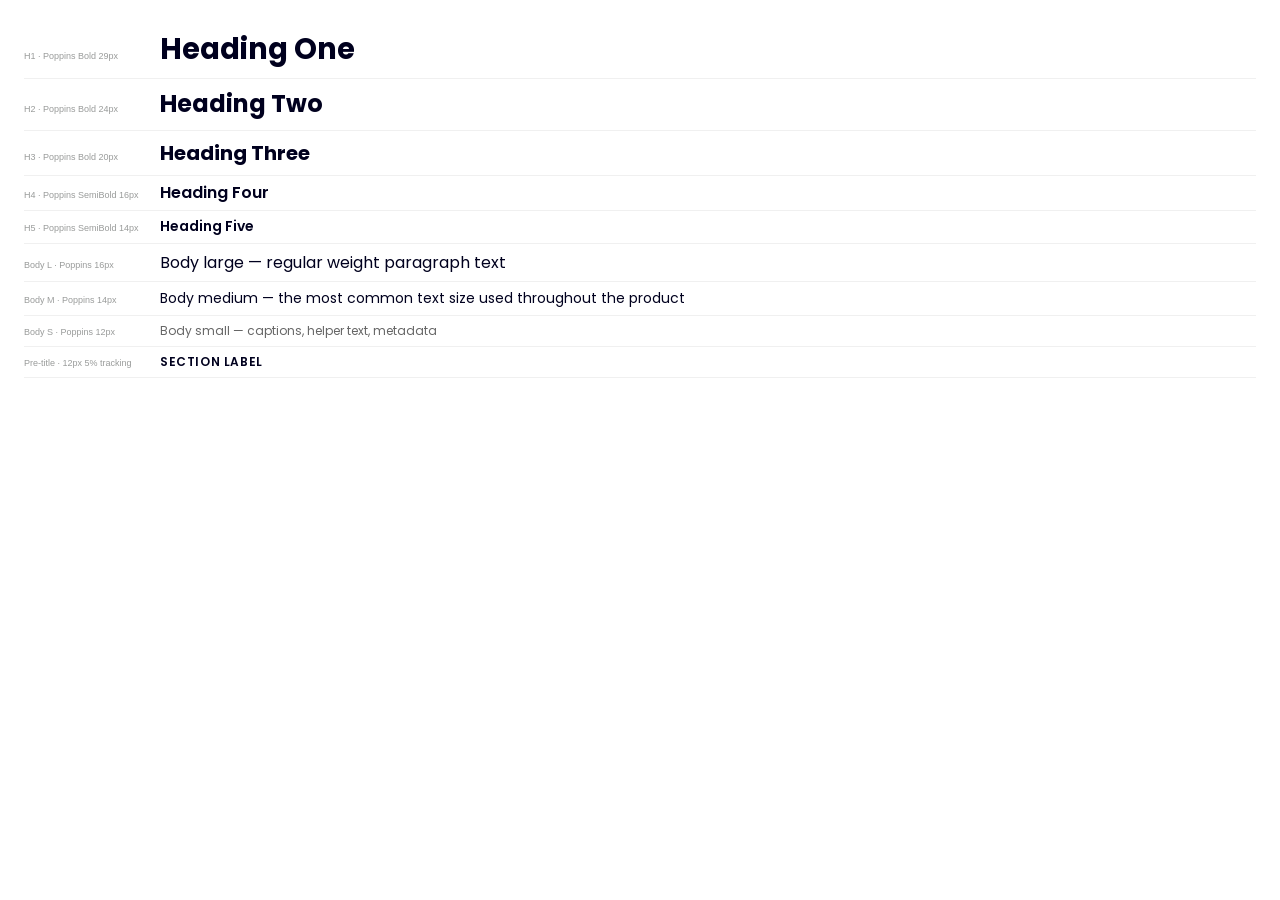
<file: preview/type-scale.html>
<!DOCTYPE html>
<html><head>
<style>
@font-face { font-family: 'Poppins'; src: url('../fonts/Poppins-Regular.ttf') format('truetype'); font-weight: 400; font-style: normal; }
@font-face { font-family: 'Poppins'; src: url('../fonts/Poppins-Medium.ttf') format('truetype'); font-weight: 500; font-style: normal; }
@font-face { font-family: 'Poppins'; src: url('../fonts/Poppins-SemiBold.ttf') format('truetype'); font-weight: 600; font-style: normal; }
@font-face { font-family: 'Poppins'; src: url('../fonts/Poppins-Bold.ttf') format('truetype'); font-weight: 700; font-style: normal; }
</style><meta charset="utf-8">

<style>
  * { margin: 0; padding: 0; box-sizing: border-box; }
  body { font-family: 'Poppins', sans-serif; background: #fff; padding: 20px 24px; }
  .row { display: flex; align-items: baseline; gap: 16px; border-bottom: 1px solid #F0F0F0; padding: 6px 0; }
  .meta { font-family: 'Inter', sans-serif; font-size: 9px; color: #999B9A; width: 120px; flex-shrink: 0; }
  .sample { color: #00001E; }
</style>
</head><body>
  <div class="row">
    <div class="meta">H1 · Poppins Bold 29px</div>
    <div class="sample" style="font-size:29px;font-weight:700;line-height:1.6">Heading One</div>
  </div>
  <div class="row">
    <div class="meta">H2 · Poppins Bold 24px</div>
    <div class="sample" style="font-size:24px;font-weight:700;line-height:1.6">Heading Two</div>
  </div>
  <div class="row">
    <div class="meta">H3 · Poppins Bold 20px</div>
    <div class="sample" style="font-size:20px;font-weight:700;line-height:1.6">Heading Three</div>
  </div>
  <div class="row">
    <div class="meta">H4 · Poppins SemiBold 16px</div>
    <div class="sample" style="font-size:16px;font-weight:600;line-height:1.4">Heading Four</div>
  </div>
  <div class="row">
    <div class="meta">H5 · Poppins SemiBold 14px</div>
    <div class="sample" style="font-size:14px;font-weight:600;line-height:1.4">Heading Five</div>
  </div>
  <div class="row">
    <div class="meta">Body L · Poppins 16px</div>
    <div class="sample" style="font-size:16px;font-weight:400">Body large — regular weight paragraph text</div>
  </div>
  <div class="row">
    <div class="meta">Body M · Poppins 14px</div>
    <div class="sample" style="font-size:14px;font-weight:400">Body medium — the most common text size used throughout the product</div>
  </div>
  <div class="row">
    <div class="meta">Body S · Poppins 12px</div>
    <div class="sample" style="font-size:12px;font-weight:400;color:#666">Body small — captions, helper text, metadata</div>
  </div>
  <div class="row">
    <div class="meta">Pre-title · 12px 5% tracking</div>
    <div class="sample" style="font-size:12px;font-weight:600;letter-spacing:0.05em;text-transform:uppercase">Section Label</div>
  </div>
</body></html>
</file>
